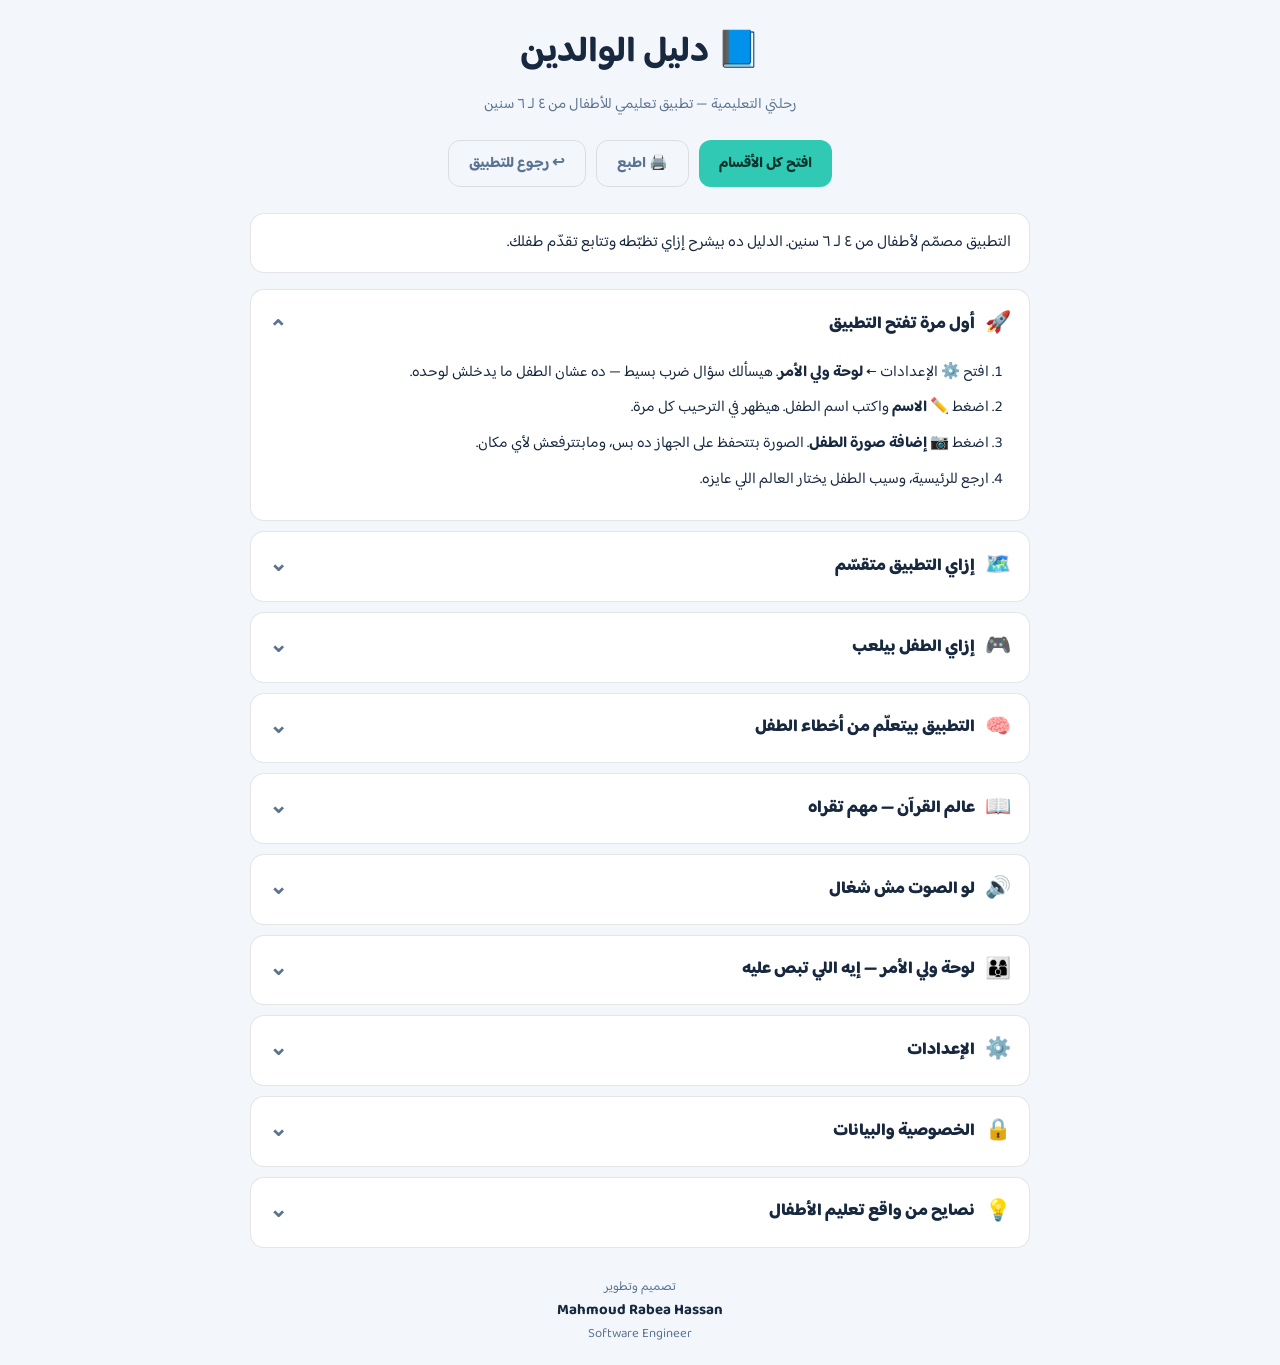
<file: parent-guide.html>
<!DOCTYPE html>
<html lang="ar" dir="rtl">
<head>
<meta charset="utf-8">
<meta name="author" content="Mahmoud Rabea Hassan — Software Engineer">
<meta name="viewport" content="width=device-width, initial-scale=1, viewport-fit=cover">
<title>دليل الوالدين — رحلتي التعليمية</title>
<link rel="preconnect" href="https://fonts.googleapis.com">
<link rel="preconnect" href="https://fonts.gstatic.com" crossorigin>
<link href="https://fonts.googleapis.com/css2?family=Baloo+Bhaijaan+2:wght@500;600;700;800&display=swap" rel="stylesheet">
<style>
:root{--bg:#F3F7FC;--card:#fff;--ink:#17283F;--soft:#5B7390;--line:rgba(0,0,0,.1);--accent:#2FC9B4;--gold:#FFC43D}
@media (prefers-color-scheme: dark){
  :root{--bg:#101D30;--card:#1B2A42;--ink:#EAF2FF;--soft:#9FB6D4;--line:rgba(255,255,255,.14)}
}
*{box-sizing:border-box}
body{margin:0;background:var(--bg);color:var(--ink);line-height:1.85;padding:20px;
  font-family:"Baloo Bhaijaan 2","Segoe UI",Tahoma,sans-serif}
.wrap{max-width:780px;margin:0 auto}
header{text-align:center;margin-bottom:22px}
h1{font-size:clamp(26px,6vw,36px);margin:0 0 4px}
.sub{color:var(--soft);font-size:15px;margin:0}
.toolbar{display:flex;gap:10px;justify-content:center;margin:18px 0 26px;flex-wrap:wrap}
.toolbar button{
  font-family:inherit;font-size:15px;font-weight:700;padding:10px 20px;border:0;border-radius:12px;
  background:var(--accent);color:#04332C;cursor:pointer}
.toolbar button.alt{background:transparent;color:var(--soft);border:1px solid var(--line)}
.guide .glead{background:var(--card);border-radius:14px;padding:14px 18px;border:1px solid var(--line);margin:0 0 16px}
.gsec{background:var(--card);border:1px solid var(--line);border-radius:14px;margin-bottom:10px;overflow:hidden}
.gsec summary{
  cursor:pointer;padding:14px 18px;font-weight:800;font-size:17px;list-style:none;
  display:flex;align-items:center;gap:10px}
.gsec summary::-webkit-details-marker{display:none}
.gsec summary::after{content:'⌄';margin-inline-start:auto;font-size:22px;color:var(--soft);transition:transform .2s}
.gsec[open] summary::after{transform:rotate(180deg)}
.gsec .gi{font-size:21px}
.gbody{padding:0 18px 16px;font-size:15.5px;color:var(--ink)}
.gbody p{margin:0 0 10px}
.gbody ul,.gbody ol{margin:0 0 10px;padding-inline-start:22px}
.gbody li{margin-bottom:7px}
.gbody b{color:var(--ink)}
footer{margin-top:28px;text-align:center;color:var(--soft);font-size:13px;line-height:1.7}
footer b{display:block;font-size:15px;color:var(--ink);direction:ltr}
@media print{
  body{background:#fff;color:#000;padding:0}
  .toolbar{display:none}
  .gsec{break-inside:avoid;border-color:#ccc}
  .gsec .gbody{display:block !important}
}
</style>
</head>
<body>
<div class="wrap">
  <header>
    <h1>📘 دليل الوالدين</h1>
    <p class="sub">رحلتي التعليمية — تطبيق تعليمي للأطفال من ٤ لـ ٦ سنين</p>
  </header>

  <div class="toolbar">
    <button onclick="openAll()">افتح كل الأقسام</button>
    <button class="alt" onclick="window.print()">🖨️ اطبع</button>
    <button class="alt" onclick="location.href='index.html'">↩ رجوع للتطبيق</button>
  </div>

  <div id="g"></div>

  <footer>
    <span>تصميم وتطوير</span>
    <b>Mahmoud Rabea Hassan</b>
    <span>Software Engineer</span>
  </footer>
</div>

<script src="js/guide.js"></script>
<script>
  document.getElementById('g').innerHTML = Guide.html();
  function openAll(){ document.querySelectorAll('details').forEach(d => d.open = true); }
</script>
</body>
</html>
</file>
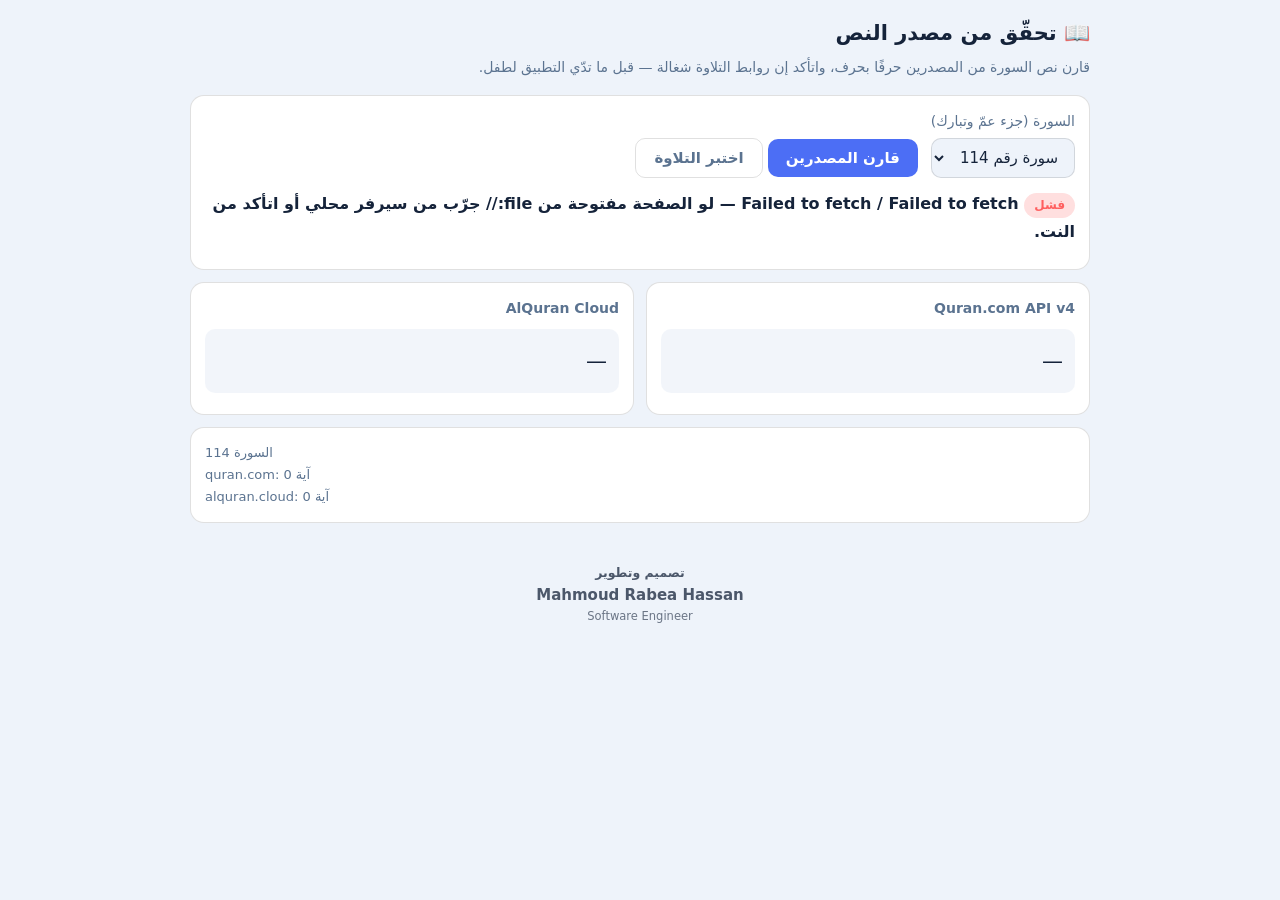
<file: quran-check.html>
<!DOCTYPE html>
<html lang="ar" dir="rtl">
<head>
<meta charset="utf-8">
<meta name="author" content="Mahmoud Rabea Hassan — Software Engineer">
<meta name="viewport" content="width=device-width, initial-scale=1, viewport-fit=cover">
<title>تحقّق من مصدر النص — رحلتي التعليمية</title>
<style>
:root{--bg:#0f1b2d;--card:#1c2b45;--ink:#eaf2ff;--soft:#9fb6d4;--ok:#2ecc71;--no:#ff5f5f;--line:rgba(255,255,255,.14)}
@media (prefers-color-scheme: light){:root{--bg:#eef3fa;--card:#fff;--ink:#15233a;--soft:#5b7390;--line:rgba(0,0,0,.12)}}
*{box-sizing:border-box}
body{margin:0;background:var(--bg);color:var(--ink);font-family:"Segoe UI",Tahoma,system-ui,sans-serif;padding:16px;line-height:1.7}
.wrap{max-width:900px;margin:0 auto}
h1{font-size:21px;margin:0 0 4px}
p.sub{color:var(--soft);font-size:14px;margin:0 0 16px}
.card{background:var(--card);border:1px solid var(--line);border-radius:14px;padding:14px;margin-bottom:12px}
label{font-size:14px;color:var(--soft);display:block;margin-bottom:4px}
select,button{font-family:inherit;font-size:15px}
select{padding:9px 12px;border-radius:10px;border:1px solid var(--line);background:var(--bg);color:var(--ink)}
button{padding:10px 18px;border-radius:10px;border:0;background:#4c6ef5;color:#fff;font-weight:700;cursor:pointer}
button.ghost{background:transparent;color:var(--soft);border:1px solid var(--line)}
.grid{display:grid;grid-template-columns:1fr 1fr;gap:12px}
@media(max-width:700px){.grid{grid-template-columns:1fr}}
.col h3{font-size:14px;color:var(--soft);margin:0 0 8px;font-weight:600}
.ay{padding:10px 12px;border-radius:10px;background:rgba(128,160,200,.1);margin-bottom:7px;font-size:21px;line-height:2.1}
.ay.diff{background:rgba(255,95,95,.18);outline:1px solid var(--no)}
.n{display:inline-grid;place-items:center;width:26px;height:26px;border-radius:50%;background:#2FC9B4;color:#fff;font-size:12px;font-weight:700;vertical-align:middle;margin-inline-start:6px}
.verdict{font-size:16px;font-weight:700;margin-bottom:10px}
.pill{display:inline-block;padding:2px 10px;border-radius:999px;font-size:12px;font-weight:700}
.pill.ok{background:rgba(46,204,113,.2);color:var(--ok)}
.pill.no{background:rgba(255,95,95,.2);color:var(--no)}
#log{font-size:13px;color:var(--soft);white-space:pre-wrap;direction:ltr;text-align:left}
</style>
</head>
<body>
<div class="wrap">
  <h1>📖 تحقّق من مصدر النص</h1>
  <p class="sub">قارن نص السورة من المصدرين حرفًا بحرف، واتأكد إن روابط التلاوة شغالة — قبل ما تدّي التطبيق لطفل.</p>

  <div class="card">
    <label>السورة (جزء عمّ وتبارك)</label>
    <select id="sel"></select>
    <button id="go" style="margin-inline-start:8px">قارن المصدرين</button>
    <button class="ghost" id="aud">اختبر التلاوة</button>
    <div id="verdict" class="verdict" style="margin-top:12px"></div>
  </div>

  <div class="grid">
    <div class="card col"><h3 id="h1">Quran.com API v4</h3><div id="c1"></div></div>
    <div class="card col"><h3 id="h2">AlQuran Cloud</h3><div id="c2"></div></div>
  </div>

  <div class="card"><div id="log">—</div></div>

<footer style="margin:28px auto 8px;padding:12px;text-align:center;line-height:1.6;opacity:.75">
  <div style="font-size:12.5px;font-weight:700">تصميم وتطوير</div>
  <div style="font-size:15px;font-weight:800;direction:ltr">Mahmoud Rabea Hassan</div>
  <div style="font-size:11.5px;direction:ltr;opacity:.8">Software Engineer</div>
</footer>
</div>

<script src="js/config.js"></script>
<script>
const $ = id => document.getElementById(id);
const log = t => $('log').textContent = t;
const esc = t => String(t).replace(/[&<>]/g,c=>({'&':'&amp;','<':'&lt;','>':'&gt;'}[c]));

const sel = $('sel');
for(let n = QURAN_CONFIG.range.from; n <= QURAN_CONFIG.range.to; n++){
  const o = document.createElement('option');
  o.value = n; o.textContent = 'سورة رقم ' + n;
  sel.appendChild(o);
}
sel.value = 114;

async function pull(key, n){
  const s = QURAN_CONFIG.sources[key];
  const r = await fetch(s.versesUrl(n));
  if(!r.ok) throw new Error(key + ' → HTTP ' + r.status);
  return s.parseVerses(await r.json());
}

$('go').onclick = async () => {
  const n = +sel.value;
  $('verdict').textContent = '⏳ بنجيب النص من المصدرين…';
  $('c1').innerHTML = $('c2').innerHTML = '';
  let a = [], b = [], err = [];
  try{ a = await pull('quran.com', n); }catch(e){ err.push(e.message); }
  try{ b = await pull('alquran.cloud', n); }catch(e){ err.push(e.message); }

  const max = Math.max(a.length, b.length);
  let diffs = 0;
  const draw = (arr, other, el) => {
    el.innerHTML = arr.map((v,i) => {
      const same = other[i] && other[i].text === v.text;
      if(!same) diffs++;
      return `<div class="ay ${same?'':'diff'}">${esc(v.text)}<span class="n">${v.number}</span></div>`;
    }).join('') || '<div class="ay">—</div>';
  };
  draw(a, b, $('c1')); draw(b, a, $('c2'));
  diffs = Math.round(diffs / 2);

  $('verdict').innerHTML = err.length
    ? `<span class="pill no">فشل</span> ${esc(err.join(' / '))} — لو الصفحة مفتوحة من file:// جرّب من سيرفر محلي أو اتأكد من النت.`
    : (a.length === b.length && diffs === 0)
      ? `<span class="pill ok">مطابق</span> المصدران متطابقان حرفًا بحرف — ${a.length} آية.`
      : `<span class="pill no">فيه اختلاف</span> عدد الآيات: ${a.length} مقابل ${b.length} — الآيات المختلفة متظللة بالأحمر. الاختلاف غالبًا في رسم البسملة أو علامات الوقف، راجعها قبل الاعتماد.`;
  log(`السورة ${n}\nquran.com: ${a.length} آية\nalquran.cloud: ${b.length} آية`);
};

$('aud').onclick = () => {
  const n = +sel.value;
  const out = [];
  Object.keys(QURAN_CONFIG.reciters).forEach(k => {
    const f = QURAN_CONFIG.reciters[k].folder;
    const url = QURAN_CONFIG.ayahAudioUrl(f, n, 1);
    const au = new Audio(url);
    au.oncanplay = () => { log(out.concat(`✅ ${QURAN_CONFIG.reciters[k].label}: الرابط شغال`).join('\n')); };
    au.onerror  = () => { log(out.concat(`❌ ${QURAN_CONFIG.reciters[k].label}: الرابط مش شغال → ${url}`).join('\n')); };
    out.push(`▶️ ${QURAN_CONFIG.reciters[k].label}\n   ${url}`);
    au.load();
  });
  log(out.join('\n'));
};

$('go').click();
</script>
</body>
</html>
</file>
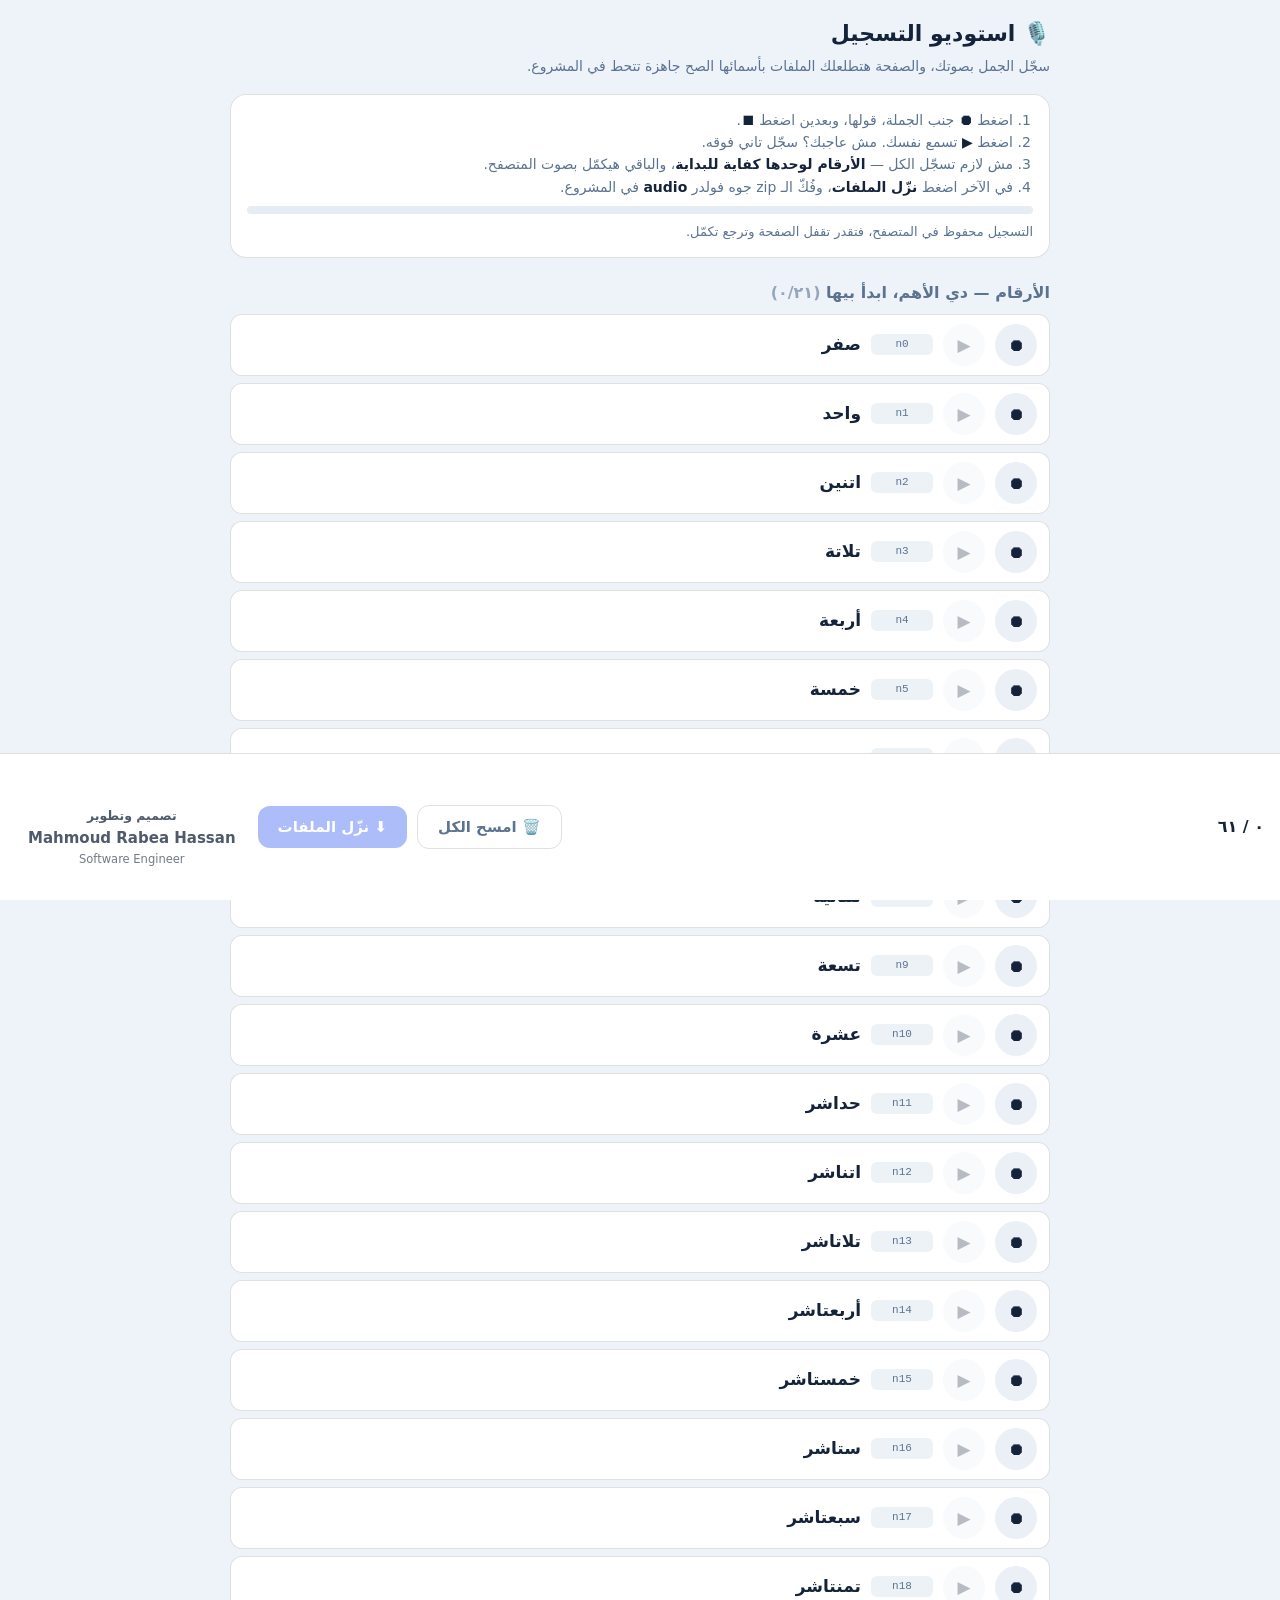
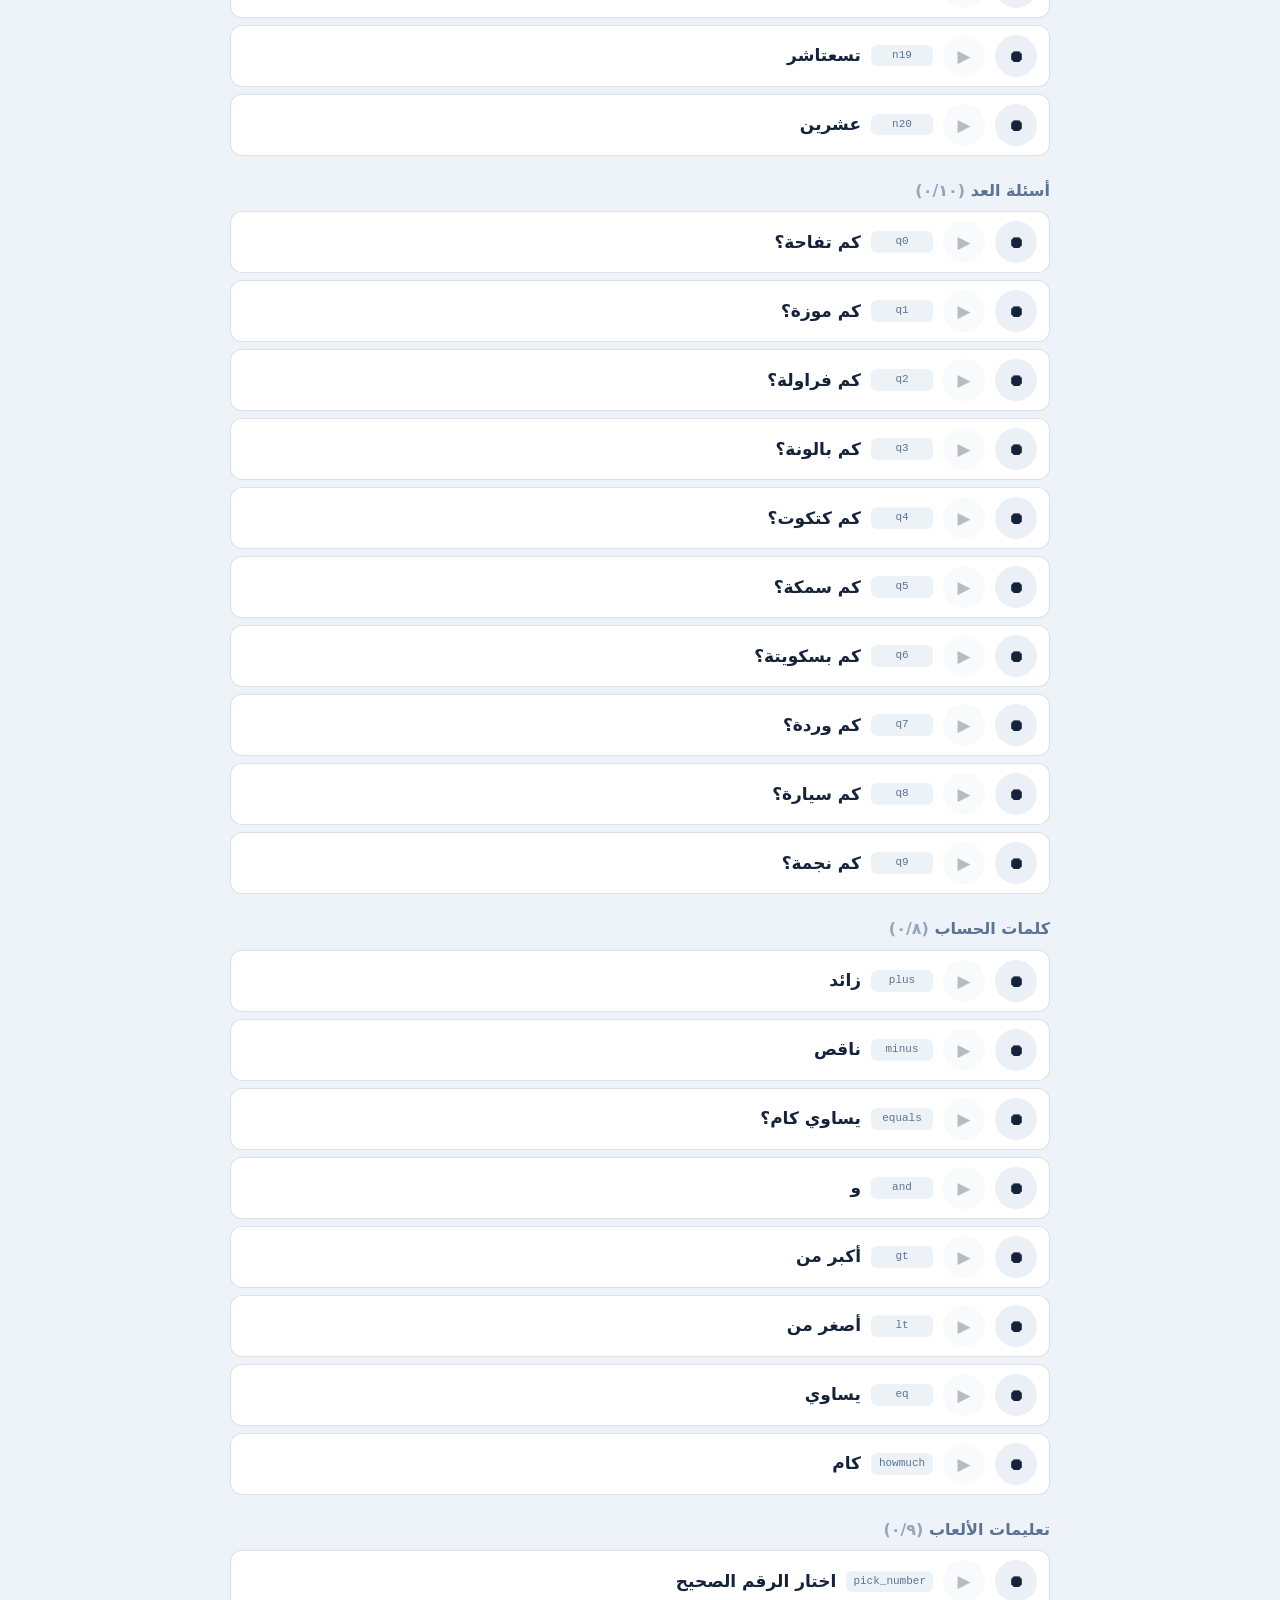
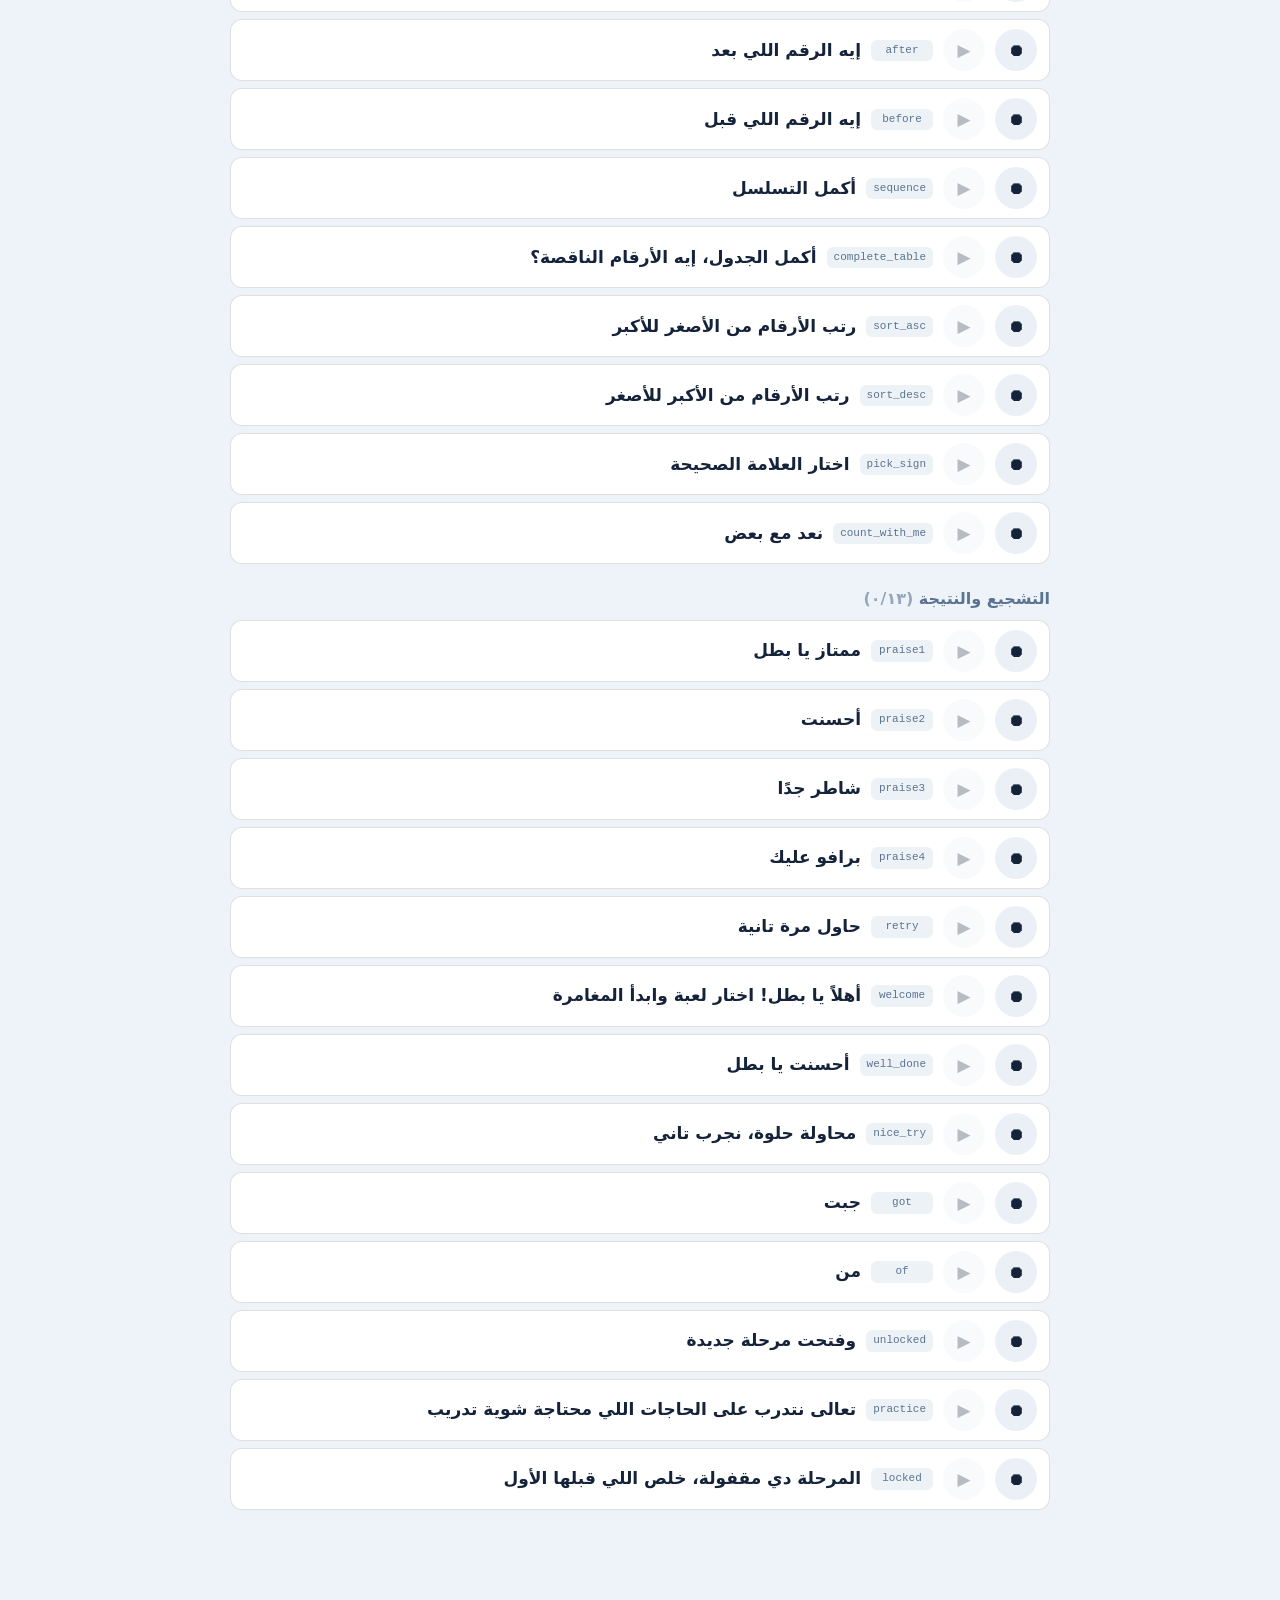
<file: record.html>
<!DOCTYPE html>
<html lang="ar" dir="rtl">
<head>
<meta charset="utf-8">
<meta name="author" content="Mahmoud Rabea Hassan — Software Engineer">
<meta name="viewport" content="width=device-width, initial-scale=1, viewport-fit=cover">
<title>استوديو التسجيل — رحلتي التعليمية</title>
<style>
:root{
  --bg:#0f1b2d; --card:#1c2b45; --ink:#eaf2ff; --soft:#9fb6d4;
  --ok:#2ecc71; --rec:#ff4d4d; --accent:#4c6ef5; --line:rgba(255,255,255,.14);
  box-sizing:border-box; padding-top:env(safe-area-inset-top,0px); padding-bottom:env(safe-area-inset-bottom,0px);
}
@media (prefers-color-scheme: light){
  :root:not([data-theme="dark"]){ --bg:#eef3fa; --card:#fff; --ink:#15233a; --soft:#5b7390; --line:rgba(0,0,0,.12); }
}
*,*::before,*::after{box-sizing:border-box}
body{margin:0;background:var(--bg);color:var(--ink);font-family:"Segoe UI",Tahoma,system-ui,sans-serif;line-height:1.6;padding:16px}
.wrap{max-width:820px;margin:0 auto;padding-bottom:90px}
h1{font-size:22px;margin:0 0 4px}
p.sub{color:var(--soft);margin:0 0 16px;font-size:14px}
.card{background:var(--card);border-radius:16px;padding:14px 16px;margin-bottom:14px;border:1px solid var(--line)}
.steps{font-size:14px;color:var(--soft);margin:0;padding-inline-start:20px}
.steps b{color:var(--ink)}
h2{font-size:16px;margin:22px 0 8px;color:var(--soft)}
.row{
  display:flex;align-items:center;gap:10px;padding:9px 12px;border-radius:12px;
  background:var(--card);border:1px solid var(--line);margin-bottom:7px;
}
.row.done{border-color:rgba(46,204,113,.5)}
.row.active{border-color:var(--rec);box-shadow:0 0 0 3px rgba(255,77,77,.18)}
.key{
  font-family:ui-monospace,Consolas,monospace;font-size:11px;color:var(--soft);
  background:rgba(128,160,200,.14);padding:2px 7px;border-radius:6px;direction:ltr;flex:0 0 auto;min-width:62px;text-align:center;
}
.txt{flex:1;font-size:17px;font-weight:600;min-width:0}
.state{font-size:12px;color:var(--soft);flex:0 0 auto}
button{font-family:inherit;cursor:pointer;border:0}
.rec,.play{
  width:42px;height:42px;border-radius:50%;flex:0 0 auto;font-size:17px;
  background:rgba(128,160,200,.16);color:var(--ink);display:grid;place-items:center;
}
.rec.on{background:var(--rec);color:#fff;animation:pulse 1s infinite}
.play[disabled]{opacity:.3;cursor:default}
@keyframes pulse{50%{opacity:.55}}
.bar{
  position:fixed;inset-inline:0;bottom:0;background:var(--card);border-top:1px solid var(--line);
  padding:12px 16px calc(12px + env(safe-area-inset-bottom,0px));display:flex;gap:10px;align-items:center;flex-wrap:wrap;
}
.bar .count{flex:1;font-weight:700;min-width:140px}
.big{padding:12px 20px;border-radius:12px;background:var(--accent);color:#fff;font-size:15px;font-weight:700}
.big.ghost{background:transparent;color:var(--soft);border:1px solid var(--line)}
.big[disabled]{opacity:.45;cursor:default}
#msg{font-size:13px;color:var(--soft);margin-top:8px;min-height:20px}
.progress{height:8px;border-radius:99px;background:rgba(128,160,200,.2);overflow:hidden;margin-top:8px}
.progress i{display:block;height:100%;background:var(--ok);width:0;transition:width .3s}
</style>
</head>
<body>
<div class="wrap">
  <h1>🎙️ استوديو التسجيل</h1>
  <p class="sub">سجّل الجمل بصوتك، والصفحة هتطلعلك الملفات بأسمائها الصح جاهزة تتحط في المشروع.</p>

  <div class="card">
    <ol class="steps">
      <li>اضغط <b>⏺</b> جنب الجملة، قولها، وبعدين اضغط <b>⏹</b>.</li>
      <li>اضغط <b>▶</b> تسمع نفسك. مش عاجبك؟ سجّل تاني فوقه.</li>
      <li>مش لازم تسجّل الكل — <b>الأرقام لوحدها كفاية للبداية</b>، والباقي هيكمّل بصوت المتصفح.</li>
      <li>في الآخر اضغط <b>نزّل الملفات</b>، وفُكّ الـ zip جوه فولدر <b>audio</b> في المشروع.</li>
    </ol>
    <div class="progress"><i id="prog"></i></div>
    <div id="msg">التسجيل محفوظ في المتصفح، فتقدر تقفل الصفحة وترجع تكمّل.</div>
  </div>

  <div id="list"></div>
</div>

<div class="bar">
  <span class="count" id="count">٠ / ٠</span>
  <button class="big ghost" id="btnClear">🗑️ امسح الكل</button>
  <button class="big" id="btnZip" disabled>⬇️ نزّل الملفات</button>

<footer style="margin:28px auto 8px;padding:12px;text-align:center;line-height:1.6;opacity:.75">
  <div style="font-size:12.5px;font-weight:700">تصميم وتطوير</div>
  <div style="font-size:15px;font-weight:800;direction:ltr">Mahmoud Rabea Hassan</div>
  <div style="font-size:11.5px;direction:ltr;opacity:.8">Software Engineer</div>
</footer>
</div>

<script>
/* ============ قائمة المقاطع — لازم المفاتيح تطابق اللي في التطبيق ============ */
const GROUPS = [
  ['الأرقام — دي الأهم، ابدأ بيها', [
    ['n0','صفر'],['n1','واحد'],['n2','اتنين'],['n3','تلاتة'],['n4','أربعة'],['n5','خمسة'],
    ['n6','ستة'],['n7','سبعة'],['n8','تمانية'],['n9','تسعة'],['n10','عشرة'],['n11','حداشر'],
    ['n12','اتناشر'],['n13','تلاتاشر'],['n14','أربعتاشر'],['n15','خمستاشر'],['n16','ستاشر'],
    ['n17','سبعتاشر'],['n18','تمنتاشر'],['n19','تسعتاشر'],['n20','عشرين']]],
  ['أسئلة العد', [
    ['q0','كم تفاحة؟'],['q1','كم موزة؟'],['q2','كم فراولة؟'],['q3','كم بالونة؟'],['q4','كم كتكوت؟'],
    ['q5','كم سمكة؟'],['q6','كم بسكويتة؟'],['q7','كم وردة؟'],['q8','كم سيارة؟'],['q9','كم نجمة؟']]],
  ['كلمات الحساب', [
    ['plus','زائد'],['minus','ناقص'],['equals','يساوي كام؟'],['and','و'],
    ['gt','أكبر من'],['lt','أصغر من'],['eq','يساوي'],['howmuch','كام']]],
  ['تعليمات الألعاب', [
    ['pick_number','اختار الرقم الصحيح'],['after','إيه الرقم اللي بعد'],['before','إيه الرقم اللي قبل'],
    ['sequence','أكمل التسلسل'],['complete_table','أكمل الجدول، إيه الأرقام الناقصة؟'],
    ['sort_asc','رتب الأرقام من الأصغر للأكبر'],['sort_desc','رتب الأرقام من الأكبر للأصغر'],
    ['pick_sign','اختار العلامة الصحيحة'],['count_with_me','نعد مع بعض']]],
  ['التشجيع والنتيجة', [
    ['praise1','ممتاز يا بطل'],['praise2','أحسنت'],['praise3','شاطر جدًا'],['praise4','برافو عليك'],
    ['retry','حاول مرة تانية'],['welcome','أهلاً يا بطل! اختار لعبة وابدأ المغامرة'],
    ['well_done','أحسنت يا بطل'],['nice_try','محاولة حلوة، نجرب تاني'],
    ['got','جبت'],['of','من'],['unlocked','وفتحت مرحلة جديدة'],
    ['practice','تعالى نتدرب على الحاجات اللي محتاجة شوية تدريب'],
    ['locked','المرحلة دي مقفولة، خلص اللي قبلها الأول']]]
];
const ALL = GROUPS.flatMap(g => g[1]);
const AR_D = ['٠','١','٢','٣','٤','٥','٦','٧','٨','٩'];
const ar = v => String(v).replace(/[0-9]/g, d => AR_D[+d]);
const $ = id => document.getElementById(id);
const msg = t => $('msg').textContent = t;

/* ============ تخزين دائم في المتصفح ============ */
const DB = (() => {
  let db = null;
  function open(){
    return new Promise(res=>{
      const r = indexedDB.open('rehlati-clips', 1);
      r.onupgradeneeded = () => r.result.createObjectStore('clips');
      r.onsuccess = () => { db = r.result; res(db); };
      r.onerror = () => res(null);
    });
  }
  const tx = m => db.transaction('clips', m).objectStore('clips');
  return {
    open,
    put:(k,v)=> new Promise(r=>{ if(!db) return r(); const q = tx('readwrite').put(v,k); q.onsuccess=q.onerror=()=>r(); }),
    get:k=> new Promise(r=>{ if(!db) return r(null); const q = tx('readonly').get(k); q.onsuccess=()=>r(q.result||null); q.onerror=()=>r(null); }),
    all:()=> new Promise(r=>{
      if(!db) return r({});
      const out = {}, st = tx('readonly'), c = st.openCursor();
      c.onsuccess = e => { const cur = e.target.result; if(!cur) return r(out); out[cur.key] = cur.value; cur.continue(); };
      c.onerror = () => r(out);
    }),
    clear:()=> new Promise(r=>{ if(!db) return r(); const q = tx('readwrite').clear(); q.onsuccess=q.onerror=()=>r(); })
  };
})();

const takes = {};           // key -> Blob
let ext = 'webm', mime = '';

/* ============ التسجيل ============ */
let media = null, recorder = null, activeKey = null, chunks = [];

async function mic(){
  if(media) return media;
  media = await navigator.mediaDevices.getUserMedia({audio:{echoCancellation:true, noiseSuppression:true}});
  for(const m of ['audio/webm;codecs=opus','audio/webm','audio/mp4','audio/ogg;codecs=opus']){
    if(window.MediaRecorder && MediaRecorder.isTypeSupported(m)){ mime = m; break; }
  }
  ext = mime.includes('mp4') ? 'm4a' : mime.includes('ogg') ? 'ogg' : 'webm';
  return media;
}

async function toggle(key, btn){
  if(activeKey === key){ recorder.stop(); return; }
  if(activeKey) recorder.stop();
  try{ await mic(); }
  catch(e){ msg('❌ المتصفح مرفضش الميكروفون. اسمح بيه من أيقونة القفل جنب العنوان.'); return; }

  activeKey = key; chunks = [];
  recorder = new MediaRecorder(media, mime ? {mimeType:mime} : undefined);
  recorder.ondataavailable = e => e.data.size && chunks.push(e.data);
  recorder.onstop = async () => {
    const blob = new Blob(chunks, {type: mime || 'audio/webm'});
    takes[key] = blob;
    await DB.put(key, blob);
    activeKey = null;
    render();
    msg('✅ اتسجّل: ' + key);
    const i = ALL.findIndex(c => c[0] === key);
    const nxt = document.querySelector(`[data-row="${ALL[i+1] ? ALL[i+1][0] : ''}"]`);
    if(nxt) nxt.scrollIntoView({block:'center', behavior:'smooth'});
  };
  recorder.start();
  render();
  msg('🔴 بنسجّل… اضغط ⏹ لما تخلص');
}

function play(key){
  const url = URL.createObjectURL(takes[key]);
  const a = new Audio(url);
  a.onended = () => URL.revokeObjectURL(url);
  a.play();
}

/* ============ العرض ============ */
function render(){
  $('list').innerHTML = GROUPS.map(([title, items]) => `
    <h2>${title} <span style="opacity:.6">(${ar(items.filter(c=>takes[c[0]]).length)}/${ar(items.length)})</span></h2>
    ${items.map(([key, text]) => `
      <div class="row ${takes[key]?'done':''} ${activeKey===key?'active':''}" data-row="${key}">
        <button class="rec ${activeKey===key?'on':''}" data-rec="${key}">${activeKey===key?'⏹':'⏺'}</button>
        <button class="play" data-play="${key}" ${takes[key]?'':'disabled'}>▶</button>
        <span class="key">${key}</span>
        <span class="txt">${text}</span>
        <span class="state">${takes[key]?'✅':''}</span>
      </div>`).join('')}
  `).join('');

  document.querySelectorAll('[data-rec]').forEach(b => b.onclick = () => toggle(b.dataset.rec, b));
  document.querySelectorAll('[data-play]').forEach(b => b.onclick = () => play(b.dataset.play));

  const n = Object.keys(takes).length;
  $('count').textContent = `${ar(n)} / ${ar(ALL.length)}`;
  $('prog').style.width = (n / ALL.length * 100) + '%';
  $('btnZip').disabled = n === 0;
}

/* ============ كاتب ZIP (بدون أي مكتبة) ============ */
const CRC = (() => { const t = new Uint32Array(256);
  for(let n=0;n<256;n++){ let c=n; for(let k=0;k<8;k++) c = (c&1)?(0xEDB88320^(c>>>1)):(c>>>1); t[n]=c>>>0; } return t; })();
const crc32 = u8 => { let c = 0xFFFFFFFF; for(let i=0;i<u8.length;i++) c = CRC[(c^u8[i])&255]^(c>>>8); return (c^0xFFFFFFFF)>>>0; };
function makeZip(files){
  const enc = new TextEncoder(), chunks = [], central = []; let off = 0;
  const u16 = v => [v&255,(v>>>8)&255], u32 = v => [v&255,(v>>>8)&255,(v>>>16)&255,(v>>>24)&255];
  for(const f of files){
    const nm = enc.encode(f.name), d = f.data, crc = crc32(d);
    const loc = [...u32(0x04034b50),...u16(20),...u16(0),...u16(0),...u16(0),...u16(0),
                 ...u32(crc),...u32(d.length),...u32(d.length),...u16(nm.length),...u16(0)];
    chunks.push(new Uint8Array(loc), nm, d);
    central.push([...u32(0x02014b50),...u16(20),...u16(20),...u16(0),...u16(0),...u16(0),...u16(0),
                  ...u32(crc),...u32(d.length),...u32(d.length),...u16(nm.length),
                  ...u16(0),...u16(0),...u16(0),...u16(0),...u32(0),...u32(off),...nm]);
    off += loc.length + nm.length + d.length;
  }
  const cd = new Uint8Array(central.flat());
  const end = new Uint8Array([...u32(0x06054b50),...u16(0),...u16(0),...u16(files.length),...u16(files.length),
                              ...u32(cd.length),...u32(off),...u16(0)]);
  const out = new Uint8Array(chunks.reduce((s,c)=>s+c.length,0) + cd.length + end.length);
  let p = 0; for(const c of chunks){ out.set(c,p); p += c.length; }
  out.set(cd,p); p += cd.length; out.set(end,p);
  return out;
}

$('btnZip').onclick = async () => {
  msg('⏳ بنجهّز الملفات…');
  const files = [], manifest = {};
  for(const key of Object.keys(takes)){
    const name = `${key}.${ext}`;
    manifest[key] = name;
    files.push({name, data: new Uint8Array(await takes[key].arrayBuffer())});
  }
  const js = 'window.AUDIO_CLIPS = ' + JSON.stringify(manifest, null, 2) + ';\n';
  files.push({name:'manifest.js', data:new TextEncoder().encode(js)});
  const blob = new Blob([makeZip(files)], {type:'application/zip'});
  const a = document.createElement('a');
  a.href = URL.createObjectURL(blob);
  a.download = 'rehlati-audio.zip';
  a.click();
  setTimeout(()=>URL.revokeObjectURL(a.href), 4000);
  msg(`✅ نزّلنا ${ar(files.length - 1)} مقطع + manifest.js — فُكّهم جوه فولدر audio في المشروع.`);
};

$('btnClear').onclick = async () => {
  if(!confirm('هتمسح كل التسجيلات. متأكد؟')) return;
  Object.keys(takes).forEach(k => delete takes[k]);
  await DB.clear(); render(); msg('اتمسح كل حاجة.');
};

(async () => {
  await DB.open();
  const saved = await DB.all();
  Object.assign(takes, saved);
  render();
  if(Object.keys(saved).length) msg(`رجّعنا ${ar(Object.keys(saved).length)} تسجيل محفوظ من قبل.`);
})();
</script>
</body>
</html>
</file>
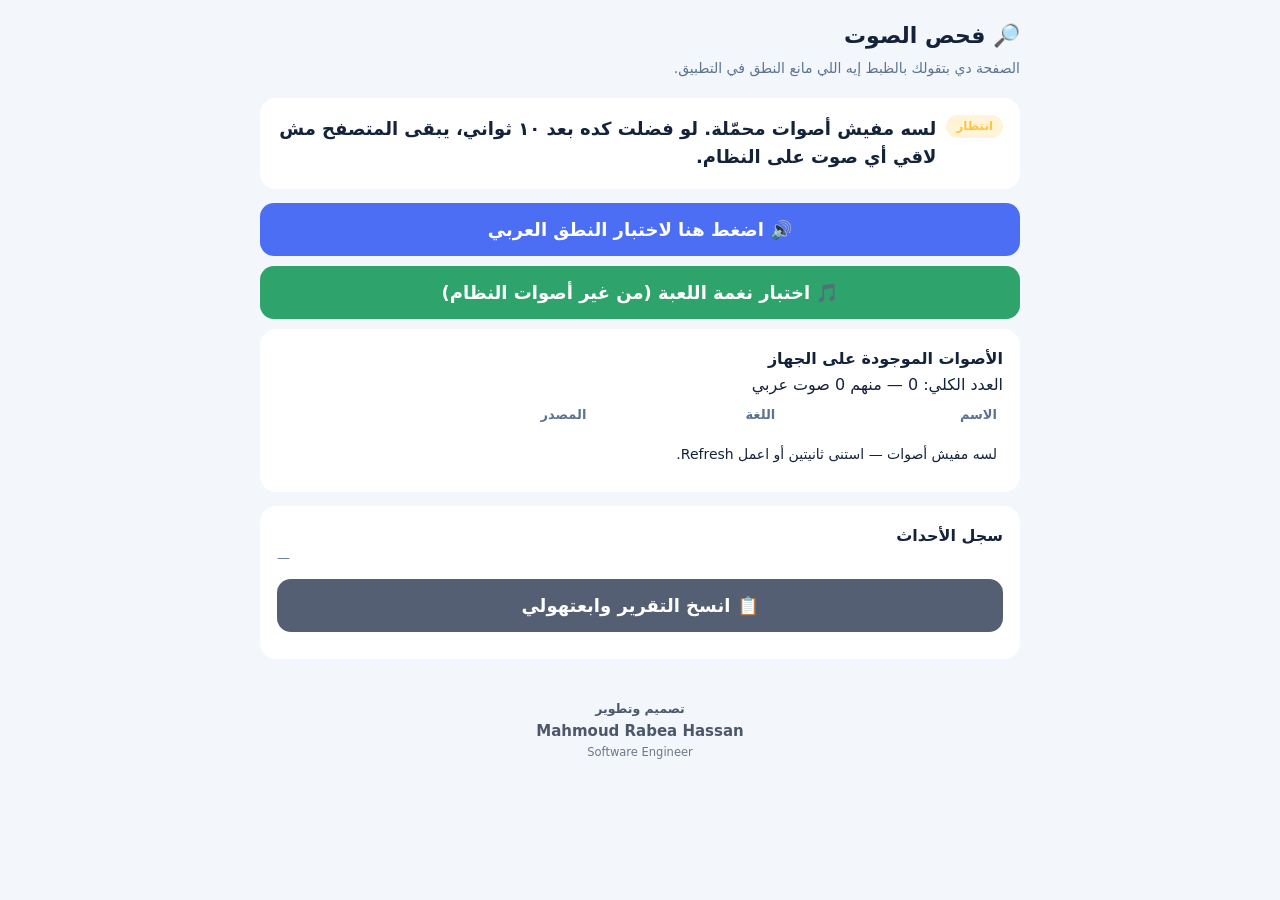
<file: voice-test.html>
<!DOCTYPE html>
<html lang="ar" dir="rtl">
<head>
<meta charset="utf-8">
<meta name="author" content="Mahmoud Rabea Hassan — Software Engineer">
<meta name="viewport" content="width=device-width, initial-scale=1, viewport-fit=cover">
<title>فحص الصوت — رحلتي التعليمية</title>
<style>
:root{
  --bg:#0f1b2d; --card:#1c2b45; --ink:#eaf2ff; --soft:#9fb6d4;
  --ok:#2ecc71; --no:#ff5f5f; --warn:#ffc43d; --line:rgba(255,255,255,.14);
  box-sizing:border-box; padding-top:env(safe-area-inset-top,0px); padding-bottom:env(safe-area-inset-bottom,0px);
}
@media (prefers-color-scheme: light){
  :root:not([data-theme="dark"]){ --bg:#f3f7fc; --card:#fff; --ink:#15233a; --soft:#5b7390; }
}
*,*::before,*::after{box-sizing:border-box}
body{
  margin:0;background:var(--bg);color:var(--ink);
  font-family:"Segoe UI",Tahoma,system-ui,sans-serif;
  padding:18px;line-height:1.6;
}
.wrap{max-width:760px;margin:0 auto}
h1{font-size:22px;margin:0 0 4px}
p.sub{color:var(--soft);margin:0 0 18px;font-size:14px}
.card{background:var(--card);border-radius:16px;padding:16px;margin-bottom:14px;border:1px solid var(--line)}
.verdict{font-size:18px;font-weight:700;display:flex;gap:10px;align-items:flex-start}
.big{
  display:block;width:100%;padding:16px;border:0;border-radius:14px;cursor:pointer;
  background:#4c6ef5;color:#fff;font-size:18px;font-weight:700;font-family:inherit;margin-bottom:10px;
}
.big.alt{background:#2ea36b}
table{width:100%;border-collapse:collapse;font-size:14px}
th,td{text-align:start;padding:8px 6px;border-bottom:1px solid var(--line);vertical-align:middle}
th{color:var(--soft);font-weight:600;font-size:13px}
tr.ar td{background:rgba(46,204,113,.12)}
button.try{
  padding:6px 14px;border-radius:8px;border:1px solid var(--line);
  background:transparent;color:var(--ink);cursor:pointer;font-family:inherit;font-size:13px;white-space:nowrap;
}
code{background:rgba(255,255,255,.08);padding:2px 6px;border-radius:5px;font-size:13px;direction:ltr;display:inline-block}
#log{font-size:13px;direction:ltr;text-align:left;white-space:pre-wrap;color:var(--soft);max-height:220px;overflow:auto}
.pill{display:inline-block;padding:2px 10px;border-radius:999px;font-size:12px;font-weight:700}
.pill.ok{background:rgba(46,204,113,.2);color:var(--ok)}
.pill.no{background:rgba(255,95,95,.2);color:var(--no)}
.pill.warn{background:rgba(255,196,61,.2);color:var(--warn)}
.copy{margin-top:10px;background:#555f73}
</style>
</head>
<body>
<div class="wrap">
  <h1>🔎 فحص الصوت</h1>
  <p class="sub">الصفحة دي بتقولك بالظبط إيه اللي مانع النطق في التطبيق.</p>

  <div class="card">
    <div class="verdict" id="verdict">⏳ بنحمّل قائمة الأصوات…</div>
  </div>

  <button class="big" id="btnAr">🔊 اضغط هنا لاختبار النطق العربي</button>
  <button class="big alt" id="btnBeep">🎵 اختبار نغمة اللعبة (من غير أصوات النظام)</button>

  <div class="card">
    <strong>الأصوات الموجودة على الجهاز</strong>
    <div id="count" class="sub"></div>
    <table id="tbl"><thead><tr><th>الاسم</th><th>اللغة</th><th>المصدر</th><th></th></tr></thead><tbody></tbody></table>
  </div>

  <div class="card">
    <strong>سجل الأحداث</strong>
    <div id="log">—</div>
    <button class="big copy" id="btnCopy">📋 انسخ التقرير وابعتهولي</button>
  </div>

<footer style="margin:28px auto 8px;padding:12px;text-align:center;line-height:1.6;opacity:.75">
  <div style="font-size:12.5px;font-weight:700">تصميم وتطوير</div>
  <div style="font-size:15px;font-weight:800;direction:ltr">Mahmoud Rabea Hassan</div>
  <div style="font-size:11.5px;direction:ltr;opacity:.8">Software Engineer</div>
</footer>
</div>

<script>
const synth = window.speechSynthesis;
const $ = id => document.getElementById(id);
const logs = [];
function log(msg){
  logs.push(msg);
  $('log').textContent = logs.slice(-40).join('\n');
  $('log').scrollTop = 1e6;
}

let voices = [], arVoices = [];

function refresh(){
  if(!synth){
    $('verdict').innerHTML = '<span class="pill no">مشكلة</span> المتصفح ده مش بيدعم النطق خالص. جرّب Chrome أو Edge.';
    return;
  }
  voices = synth.getVoices() || [];
  arVoices = voices.filter(v => /^ar/i.test(v.lang) || /arabic|عرب/i.test(v.name||''));
  $('count').textContent = `العدد الكلي: ${voices.length} — منهم ${arVoices.length} صوت عربي`;

  const tb = $('tbl').querySelector('tbody');
  tb.innerHTML = voices.map((v,i)=>{
    const isAr = /^ar/i.test(v.lang) || /arabic|عرب/i.test(v.name||'');
    return `<tr class="${isAr?'ar':''}">
      <td>${isAr?'🟢 ':''}${v.name}</td>
      <td><code>${v.lang}</code></td>
      <td>${v.localService ? 'الجهاز' : 'الإنترنت'}</td>
      <td><button class="try" data-i="${i}">جرّب</button></td></tr>`;
  }).join('') || '<tr><td colspan="4">لسه مفيش أصوات — استنى ثانيتين أو اعمل Refresh.</td></tr>';

  tb.querySelectorAll('button.try').forEach(b=>{
    b.onclick = ()=> say('واحد، اتنين، تلاتة، أربعة، خمسة', voices[+b.dataset.i]);
  });

  if(!voices.length){
    $('verdict').innerHTML = '<span class="pill warn">انتظار</span> لسه مفيش أصوات محمّلة. لو فضلت كده بعد ١٠ ثواني، يبقى المتصفح مش لاقي أي صوت على النظام.';
  }else if(arVoices.length){
    $('verdict').innerHTML = `<span class="pill ok">تمام</span> فيه ${arVoices.length} صوت عربي: <b>${arVoices.map(v=>v.name).join('، ')}</b>. اضغط زرار الاختبار فوق — لو مسمعتش حاجة يبقى المشكلة في صوت الويندوز نفسه (مكتوم أو مخرج صوت غلط).`;
  }else{
    $('verdict').innerHTML = '<span class="pill no">دي المشكلة</span> مفيش أي صوت عربي على الجهاز، فالمتصفح مش قادر ينطق عربي مهما عملنا في الكود. الحل تحت.';
  }
}

function say(text, v){
  if(!synth) return;
  try{ synth.cancel(); synth.resume(); }catch(e){}
  const u = new SpeechSynthesisUtterance(text);
  if(v){ u.voice = v; u.lang = v.lang; } else { u.lang = 'ar-EG'; }
  u.rate = .85; u.volume = 1;
  u.onstart = ()=> log(`✅ بدأ النطق — الصوت: ${v ? v.name+' / '+v.lang : 'الافتراضي (ar-EG)'}`);
  u.onend   = ()=> log('✅ انتهى النطق بنجاح');
  u.onerror = e => log(`❌ خطأ: ${(e && e.error) || 'غير معروف'}`);
  log(`▶️ محاولة نطق: "${text}"`);
  synth.speak(u);
  setTimeout(()=>{ if(!synth.speaking && !logs.some(l=>l.startsWith('✅ بدأ'))) log('⚠️ المتصفح قبل الطلب لكن مفيش نطق فعلي — غالبًا مفيش صوت مناسب للغة.'); }, 1200);
}

$('btnAr').onclick = ()=> say('أهلاً يا بطل، واحد، اتنين، تلاتة', arVoices[0] || null);

$('btnBeep').onclick = ()=>{
  try{
    const ctx = new (window.AudioContext||window.webkitAudioContext)();
    if(ctx.state === 'suspended') ctx.resume();
    [660,880,1175].forEach((f,i)=>{
      const o = ctx.createOscillator(), g = ctx.createGain(), t0 = ctx.currentTime + i*.16;
      o.type='triangle'; o.frequency.value=f;
      g.gain.setValueAtTime(.0001,t0);
      g.gain.exponentialRampToValueAtTime(.25,t0+.02);
      g.gain.exponentialRampToValueAtTime(.0001,t0+.16);
      o.connect(g).connect(ctx.destination); o.start(t0); o.stop(t0+.18);
    });
    log('🎵 شغّلنا نغمة — لو مسمعتهاش يبقى صوت الجهاز نفسه مكتوم (مش مشكلة في التطبيق). حالة الصوت: ' + ctx.state);
  }catch(e){ log('❌ فشل تشغيل النغمة: ' + e.message); }
};

$('btnCopy').onclick = ()=>{
  const report = [
    'المتصفح: ' + navigator.userAgent,
    'عدد الأصوات: ' + voices.length,
    'أصوات عربية: ' + (arVoices.map(v=>v.name+' / '+v.lang).join(' | ') || 'لا يوجد'),
    'كل الأصوات: ' + voices.map(v=>v.name+' / '+v.lang).join(' | '),
    '--- السجل ---', ...logs
  ].join('\n');
  navigator.clipboard?.writeText(report).then(
    ()=> log('📋 اتنسخ! الصقه في الشات.'),
    ()=> log('⚠️ النسخ مرفوض — اعمل سكرين شوت للصفحة بدل النسخ.')
  );
};

refresh();
if(synth){
  synth.onvoiceschanged = refresh;
  let n = 0;
  const t = setInterval(()=>{ refresh(); if(voices.length || ++n > 20) clearInterval(t); }, 400);
}
</script>
</body>
</html>
</file>
